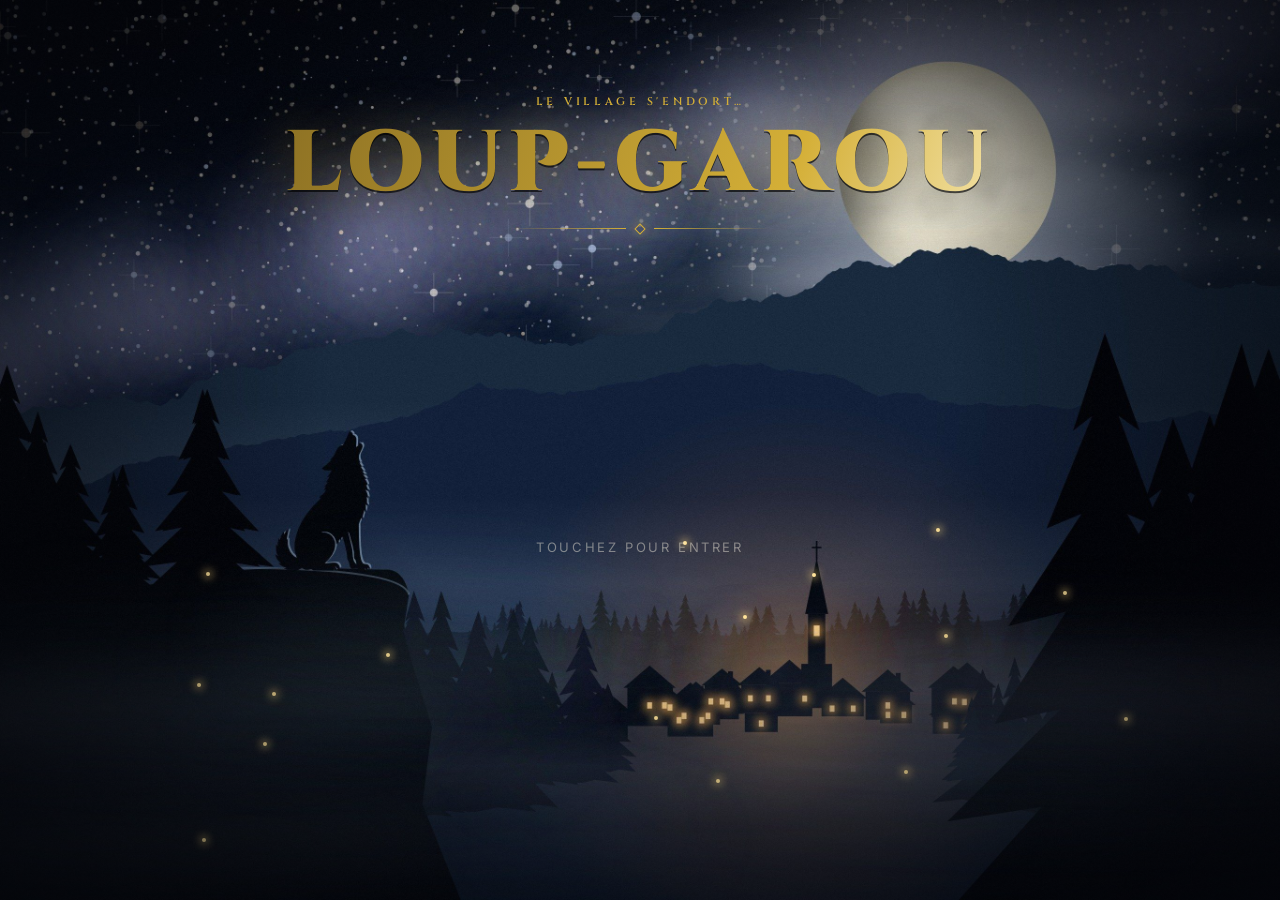
<file: index.html>
<!DOCTYPE html>
<html lang="fr">
<head>
  <meta charset="UTF-8">

  <!-- ==========================================================
       VIEWPORT iOS : plein écran sous l'encoche (viewport-fit=cover)
       et zoom désactivé (maximum-scale + user-scalable=no).
       ========================================================== -->
  <meta name="viewport" content="width=device-width, initial-scale=1, maximum-scale=1, user-scalable=no, viewport-fit=cover">

  <!-- PWA / installation "écran d'accueil" -->
  <meta name="apple-mobile-web-app-capable" content="yes">
  <meta name="mobile-web-app-capable" content="yes">
  <meta name="apple-mobile-web-app-status-bar-style" content="black-translucent">
  <meta name="apple-mobile-web-app-title" content="Loup-Garou">
  <meta name="application-name" content="Loup-Garou">
  <meta name="theme-color" content="#0A0E17">
  <meta name="color-scheme" content="dark">
  <meta name="format-detection" content="telephone=no">
  <meta name="description" content="Loup-Garou : le jeu de rôles caché pour iPhone, iPad et Mac. Decks personnalisables, distribution secrète, maître du jeu, ambiance sonore, chronomètre et vote.">

  <title>Loup-Garou</title>

  <link rel="manifest" href="./manifest.json">
  <link rel="icon" type="image/png" sizes="192x192" href="./assets/icons/icon-192.png">
  <link rel="apple-touch-icon" sizes="180x180" href="./assets/icons/apple-touch-icon.png">

  <!-- Typographies : Cinzel (titres occultes) + Inter (lecture) -->
  <link rel="preconnect" href="https://fonts.googleapis.com">
  <link rel="preconnect" href="https://fonts.gstatic.com" crossorigin>
  <link rel="stylesheet" href="https://fonts.googleapis.com/css2?family=Cinzel:wght@500;600;700;900&family=Inter:wght@400;500;600;700&display=swap">

  <link rel="stylesheet" href="./style.css?v=5.0.1">
</head>

<body data-screen="splash">

  <!-- ==========================================================
       DÉCOR GLOBAL (écran de chargement + fond de l'accueil)
       1. .scene-fallback : décor vectoriel généré par app.js
          (ciel étoilé, lune gibbeuse, ravin, loup, village, sapins)
       2. .bg-art : illustration ./assets/images/accueil.jpg (portrait)
          ou accueil-paysage.jpg (iPad horizontal, Mac), qui recouvre
          le décor vectoriel dès qu'elle est chargée.
       ========================================================== -->
  <div id="backdrop" aria-hidden="true">
    <div class="scene-fallback">
      <div id="stars"></div>
      <div id="stars-2"></div>
      <div id="scene-svg"></div>
    </div>
    <picture>
      <source media="(min-aspect-ratio: 1/1)" srcset="./assets/images/accueil-paysage.jpg">
      <img class="bg-art" src="./assets/images/accueil.jpg" alt="" fetchpriority="high">
    </picture>
    <div class="mist"></div>
    <div class="vignette"></div>
    <div class="dim"></div>
  </div>

  <!-- ==========================================================
       ÉCRAN DE CHARGEMENT
       ========================================================== -->
  <div id="splash" role="button" aria-label="Entrer dans le village" tabindex="0">
    <div class="splash-inner">
      <p class="eyebrow">Le village s'endort…</p>
      <h1 class="logo-title">Loup-Garou</h1>
      <div class="ornament"><span></span><i></i><span></span></div>
      <p class="splash-tap">Touchez pour entrer</p>
    </div>
  </div>

  <!-- ==========================================================
       APPLICATION
       #view : zone scrollable unique (le body est figé → aucun rebond iOS)
       #dock : barre d'actions collée en bas, au-dessus du home indicator
       ========================================================== -->
  <div id="app">
    <header class="topbar">
      <button class="btn icon btn-ghost" id="backBtn" data-act="back" aria-label="Retour">
        <svg viewBox="0 0 24 24" fill="none" stroke="currentColor" stroke-width="1.8" stroke-linecap="round" stroke-linejoin="round"><path d="M15 18l-6-6 6-6"/></svg>
      </button>
      <h1 id="title"></h1>
      <button class="btn icon btn-ghost" id="muteBtn" data-act="toggleMute" aria-label="Couper le son"></button>
    </header>
    <main id="view"></main>
    <footer id="dock"></footer>
  </div>

  <!-- Feuille modale (bas d'écran sur mobile, centrée sur tablette) -->
  <div id="sheet" data-act="sheetBg" aria-hidden="true">
    <div class="sheet-card" role="dialog" aria-modal="true"></div>
  </div>

  <div id="toast" role="status" aria-live="polite"></div>

  <noscript><p style="padding:40px;text-align:center">Activez JavaScript pour jouer.</p></noscript>
  <script src="./app.js?v=5.0.1" defer></script>
</body>
</html>
</file>
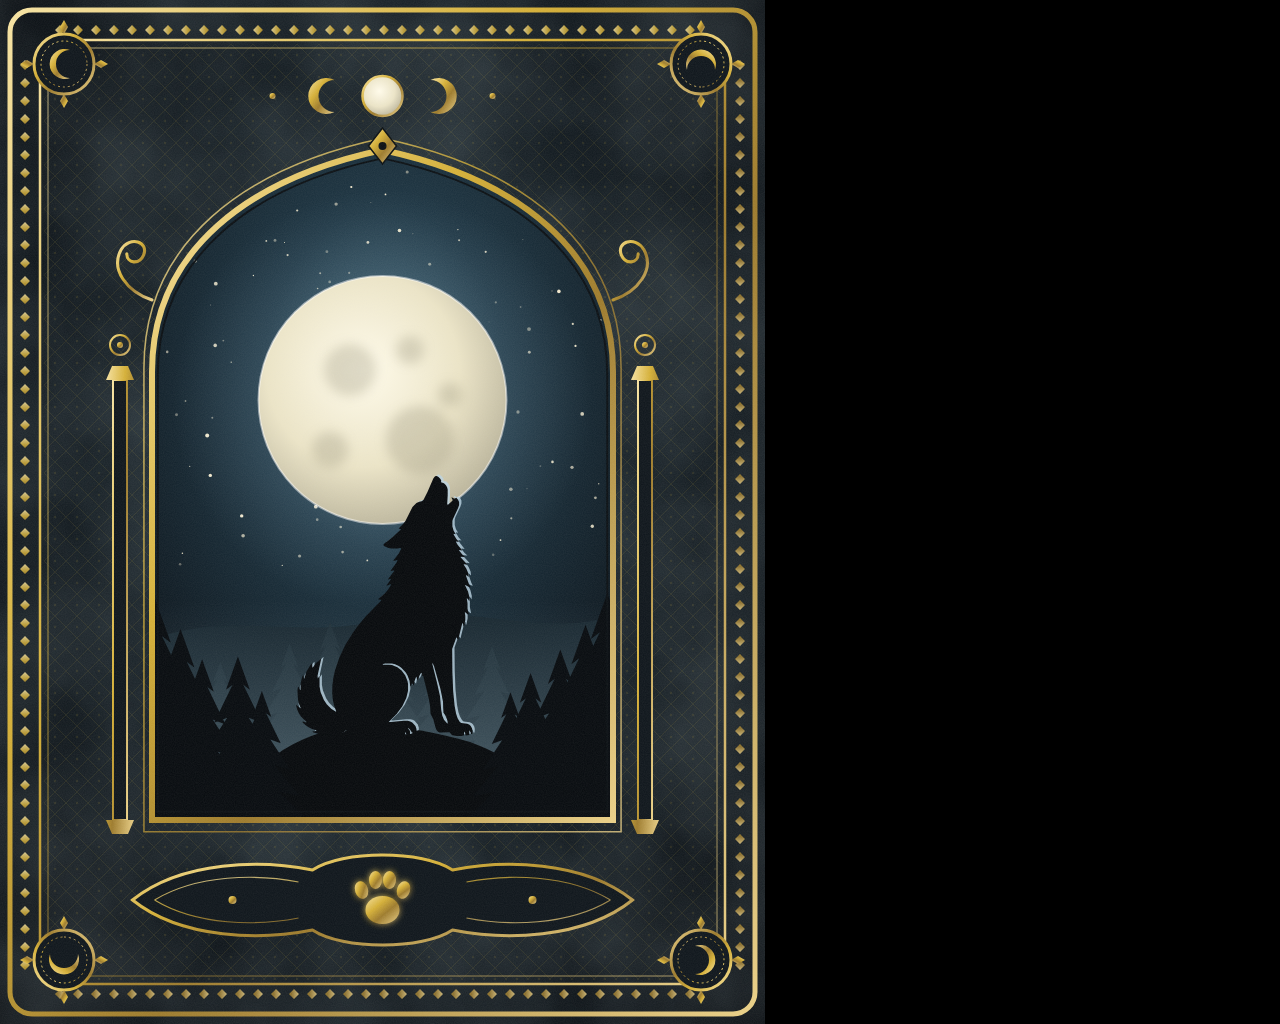
<file: tools/cardback.html>
<!DOCTYPE html>
<html><head><meta charset="utf-8"><style>html,body{margin:0;background:#000}svg{display:block}</style></head>
<body>
<script>
/* Dos de carte Loup-Garou — 765 x 1024 (3:4), style gravure tarot, sans texte */
const W = 765, H = 1024, CX = W / 2;
let seed = 42; const rnd = () => (seed = (seed * 16807) % 2147483647) / 2147483647;

/* Silhouette du loup assis qui hurle (repère 0..100 de haut, face à droite) */
const WOLF = 'M54.15 0.00 L53.48 0.10 L52.81 0.95 L50.52 6.29 L49.00 9.25 L48.33 9.72 L47.38 9.91 L46.33 10.39 L44.80 11.92 L42.14 17.25 L41.37 18.30 L39.47 20.21 L40.42 20.50 L37.18 23.45 L33.75 26.12 L33.65 26.50 L33.84 26.88 L35.56 27.74 L36.61 27.93 L39.08 27.93 L40.04 27.74 L40.51 27.84 L39.47 29.93 L37.37 32.60 L37.94 32.60 L38.89 32.32 L39.08 32.41 L38.61 33.37 L36.32 36.51 L37.46 36.32 L37.85 36.42 L35.65 39.37 L35.37 39.94 L36.32 39.56 L36.51 39.75 L34.70 42.33 L36.32 41.66 L36.61 41.75 L35.37 43.76 L34.22 45.09 L31.65 47.28 L31.74 47.47 L32.70 47.57 L32.79 47.86 L26.69 54.15 L24.21 57.10 L22.02 60.06 L19.07 64.82 L16.68 69.78 L14.97 74.93 L14.39 77.50 L14.01 80.27 L13.92 83.41 L14.11 85.70 L14.59 88.08 L15.44 90.47 L15.35 90.66 L13.54 89.51 L11.82 87.80 L10.68 86.08 L9.44 83.03 L9.06 80.93 L9.06 76.84 L8.39 77.88 L8.29 76.84 L9.72 70.16 L7.53 72.16 L6.48 73.69 L6.29 73.59 L6.20 72.07 L5.62 72.64 L4.10 75.12 L3.15 77.98 L2.96 77.69 L2.76 76.45 L2.48 77.03 L1.81 79.60 L1.72 82.27 L1.53 82.27 L1.05 81.22 L0.76 80.93 L0.57 82.46 L0.76 85.99 L1.14 87.61 L1.81 89.23 L1.72 89.32 L0.00 87.99 L0.48 89.90 L1.14 91.33 L1.91 92.47 L4.00 94.66 L3.81 94.76 L2.76 94.47 L2.38 94.57 L3.62 95.81 L4.67 96.57 L6.20 97.33 L7.53 97.71 L7.91 98.00 L7.53 98.19 L6.29 98.28 L6.48 98.57 L9.53 99.43 L13.25 99.43 L13.73 99.62 L13.54 100.00 L14.01 100.00 L16.78 99.33 L18.11 98.67 L19.26 97.81 L19.54 97.81 L20.31 98.76 L21.83 99.33 L23.55 99.33 L26.02 98.67 L26.98 99.62 L27.84 99.81 L41.94 99.90 L41.94 98.76 L42.14 98.57 L42.61 99.71 L43.28 99.81 L43.85 99.52 L43.85 98.28 L43.66 97.81 L43.09 97.14 L43.18 96.95 L43.85 97.52 L44.52 98.57 L46.04 98.47 L46.33 98.19 L46.33 97.33 L45.95 96.19 L44.71 94.76 L43.95 94.38 L42.99 94.18 L41.47 94.18 L36.42 94.66 L35.65 94.57 L38.70 91.52 L40.90 88.56 L42.42 85.41 L43.09 82.55 L43.09 79.98 L42.90 78.93 L42.04 76.74 L40.61 74.83 L38.99 73.59 L36.89 72.74 L35.75 72.55 L33.37 72.55 L33.46 72.35 L34.32 72.16 L36.99 72.16 L38.13 72.45 L39.56 73.12 L40.51 73.78 L42.14 75.50 L42.90 76.74 L43.66 78.74 L43.95 81.03 L44.61 79.69 L45.28 80.55 L45.57 78.93 L46.14 77.41 L46.33 77.22 L46.62 78.55 L47.86 76.07 L48.24 75.69 L48.33 75.79 L48.43 76.84 L48.90 76.84 L51.10 85.80 L51.57 88.56 L51.76 91.52 L52.81 93.52 L53.67 96.85 L54.05 97.71 L54.62 98.38 L55.29 98.67 L59.01 98.57 L60.06 99.71 L61.87 100.00 L63.58 100.00 L64.63 99.71 L64.63 98.28 L65.01 98.76 L65.30 99.81 L66.63 99.62 L66.63 97.81 L67.21 98.67 L67.30 99.24 L67.78 99.24 L67.87 97.90 L67.68 97.04 L67.21 96.19 L66.73 95.71 L65.87 95.33 L63.58 95.04 L63.01 94.57 L62.15 93.14 L61.58 91.42 L61.01 88.47 L60.44 82.65 L60.15 75.41 L60.06 66.54 L61.68 62.06 L62.35 63.11 L63.97 56.53 L64.25 56.82 L64.44 57.86 L64.63 57.67 L65.11 55.39 L65.11 53.77 L64.92 52.53 L65.11 52.43 L65.97 53.19 L66.44 53.38 L65.97 51.00 L65.97 48.90 L65.68 47.09 L65.78 47.00 L66.25 47.47 L66.63 48.14 L66.73 46.71 L66.16 44.42 L65.01 42.04 L65.11 41.94 L66.35 42.61 L67.11 42.80 L66.54 41.66 L65.40 38.42 L65.49 38.04 L66.44 38.89 L66.25 37.37 L65.49 35.56 L64.44 34.03 L64.92 33.94 L65.78 34.13 L65.78 33.94 L63.30 31.27 L63.39 31.08 L65.01 31.17 L63.87 30.12 L62.73 28.69 L62.82 28.50 L63.97 28.69 L62.15 26.41 L61.49 25.26 L61.68 25.17 L62.73 25.36 L61.68 24.21 L60.63 22.50 L60.72 22.21 L61.30 22.40 L61.39 22.31 L60.63 21.07 L60.15 19.45 L60.15 17.35 L60.34 16.59 L62.35 12.30 L62.73 11.15 L62.73 10.01 L62.25 9.06 L61.68 8.39 L61.11 8.67 L60.72 8.67 L60.06 8.29 L59.77 8.29 L60.25 9.25 L60.15 9.53 L58.44 11.06 L58.15 10.87 L58.34 7.53 L58.34 5.15 L58.15 4.39 L57.67 3.53 L56.91 2.76 L55.77 2.38 L55.86 1.72 L55.48 1.05 L54.81 0.38ZM52.53 71.97 L53.10 73.21 L55.48 81.60 L56.53 86.56 L56.72 91.04 L57.77 92.37 L58.34 94.66 L58.25 95.33 L56.91 93.71 L56.24 92.09 L55.86 89.99 L55.39 84.75 L54.24 79.50 L52.43 72.26Z';

function stars(n, x0, y0, w, h, rmax) {
  let s = '';
  for (let i = 0; i < n; i++) {
    const x = x0 + rnd() * w, y = y0 + rnd() * h, r = rnd() * rmax + .4, o = (rnd() * .7 + .3).toFixed(2);
    s += `<circle cx="${x.toFixed(1)}" cy="${y.toFixed(1)}" r="${r.toFixed(2)}" fill="#f6ecd0" opacity="${o}"/>`;
  }
  return s;
}
function fir(x, base, h, fill) {
  const w = h * .36; let d = `M${x} ${base - h}`;
  const tiers = 5;
  for (let t = 1; t <= tiers; t++) { const y = base - h + h * t / tiers; const ww = w * t / tiers; d += ` L${x + ww} ${y} L${x + ww * .45} ${y - h * .03}`; }
  d += ` L${x + w * .12} ${base} L${x - w * .12} ${base}`;
  for (let t = tiers; t >= 1; t--) { const y = base - h + h * t / tiers; const ww = w * t / tiers; d += ` L${x - ww * .45} ${y - h * .03} L${x - ww} ${y}`; }
  return `<path d="${d} Z" fill="${fill}"/>`;
}
/* Volute symétrique (rinceau) */
function scroll(x, y, s, flip) {
  const k = flip ? -1 : 1;
  return `<path d="M${x} ${y} c${18 * s * k} ${-6 * s} ${30 * s * k} ${-22 * s} ${22 * s * k} ${-36 * s} c${-6 * s * k} ${-10 * s} ${-20 * s * k} ${-6 * s} ${-16 * s * k} ${4 * s} c${3 * s * k} ${7 * s} ${12 * s * k} ${6 * s} ${12 * s * k} ${-1 * s}" fill="none" stroke="url(#gold)" stroke-width="${2.2 * s}" stroke-linecap="round"/>`;
}
function medallion(x, y, rot) {
  return `<g transform="translate(${x} ${y}) rotate(${rot})">
    <circle r="30" fill="#0e151b" stroke="url(#gold)" stroke-width="3"/>
    <circle r="23" fill="none" stroke="url(#gold)" stroke-width="1" stroke-dasharray="2 3"/>
    <path d="M6 -14 A15 15 0 1 0 6 14 A11 11 0 1 1 6 -14 Z" fill="url(#gold)"/>
    ${[0, 90, 180, 270].map(a => `<path transform="rotate(${a})" d="M0 -30 L4 -37 L0 -44 L-4 -37 Z" fill="url(#gold)"/>`).join('')}
  </g>`;
}

const arch = 'M152 820 V372 C152 250 250 178 382.5 150 C515 178 613 250 613 372 V820 Z';

let firsL = '', firsR = '', firsBack = '';
for (let i = 0; i < 9; i++) firsBack += fir(160 + i * 55 + rnd() * 20, 760 + rnd() * 10, 90 + rnd() * 60, '#1a2a33');
for (let i = 0; i < 5; i++) firsL += fir(150 + i * 26 + rnd() * 10, 822, 210 - i * 24 + rnd() * 30, '#060a0e');
for (let i = 0; i < 5; i++) firsR += fir(615 - i * 26 - rnd() * 10, 822, 210 - i * 24 + rnd() * 30, '#060a0e');

let border = '';
for (let x = 60; x <= W - 60; x += 18) border += `<path d="M${x} 25 l5 5 l-5 5 l-5 -5z M${x} ${H - 35} l5 5 l-5 5 l-5 -5z" fill="url(#gold)" opacity=".85"/>`;
for (let y = 60; y <= H - 60; y += 18) border += `<path d="M25 ${y} l5 5 l-5 5 l-5 -5z M${W - 25} ${y} l5 5 l-5 5 l-5 -5z" fill="url(#gold)" opacity=".85"/>`;

const svg = `<svg xmlns="http://www.w3.org/2000/svg" width="${W}" height="${H}" viewBox="0 0 ${W} ${H}">
<defs>
  <linearGradient id="gold" x1="0" y1="0" x2="1" y2="1">
    <stop offset="0" stop-color="#f6e2a2"/><stop offset=".35" stop-color="#d4af37"/><stop offset=".6" stop-color="#9c7a2c"/><stop offset="1" stop-color="#e9cf86"/>
  </linearGradient>
  <radialGradient id="bg" cx="50%" cy="45%" r="75%"><stop offset="0" stop-color="#1b2830"/><stop offset="1" stop-color="#080c10"/></radialGradient>
  <radialGradient id="sky" cx="50%" cy="34%" r="70%"><stop offset="0" stop-color="#3d6070"/><stop offset=".35" stop-color="#1c3442"/><stop offset="1" stop-color="#070d13"/></radialGradient>
  <radialGradient id="moon" cx="42%" cy="38%" r="65%"><stop offset="0" stop-color="#fffbea"/><stop offset=".6" stop-color="#eae3c6"/><stop offset="1" stop-color="#b9b39a"/></radialGradient>
  <radialGradient id="halo" cx="50%" cy="50%" r="50%"><stop offset="0" stop-color="#e8f2ff" stop-opacity=".55"/><stop offset=".45" stop-color="#9fc4dc" stop-opacity=".18"/><stop offset="1" stop-color="#9fc4dc" stop-opacity="0"/></radialGradient>
  <linearGradient id="mist" x1="0" y1="0" x2="0" y2="1"><stop offset="0" stop-color="#9fbccb" stop-opacity="0"/><stop offset="1" stop-color="#9fbccb" stop-opacity=".35"/></linearGradient>
  <filter id="paper" x="0" y="0" width="100%" height="100%">
    <feTurbulence type="fractalNoise" baseFrequency=".9" numOctaves="2" seed="3" result="n"/>
    <feColorMatrix in="n" type="matrix" values="0 0 0 0 1  0 0 0 0 .95  0 0 0 0 .85  0 0 0 .07 0"/>
  </filter>
  <filter id="mottle" x="0" y="0" width="100%" height="100%">
    <feTurbulence type="fractalNoise" baseFrequency=".008" numOctaves="4" seed="9"/>
    <feColorMatrix type="matrix" values="0 0 0 0 .55  0 0 0 0 .7  0 0 0 0 .75  0 0 0 .22 -.04"/>
  </filter>
  <filter id="soft"><feGaussianBlur stdDeviation="6"/></filter>
  <filter id="glow" x="-50%" y="-50%" width="200%" height="200%"><feGaussianBlur stdDeviation="3" result="b"/><feMerge><feMergeNode in="b"/><feMergeNode in="SourceGraphic"/></feMerge></filter>
  <clipPath id="archClip"><path d="${arch}"/></clipPath>
  <pattern id="lattice" width="22" height="22" patternUnits="userSpaceOnUse"><path d="M11 0 L22 11 L11 22 L0 11Z" fill="none" stroke="#d4af37" stroke-opacity=".10" stroke-width="1"/><circle cx="11" cy="11" r="1.2" fill="#d4af37" fill-opacity=".12"/></pattern>
</defs>

<rect width="${W}" height="${H}" fill="url(#bg)"/>
<rect width="${W}" height="${H}" filter="url(#mottle)"/>
<rect x="44" y="44" width="${W - 88}" height="${H - 88}" fill="url(#lattice)"/>

<!-- Cadre extérieur perlé -->
<rect x="10" y="10" width="${W - 20}" height="${H - 20}" rx="22" fill="none" stroke="url(#gold)" stroke-width="5"/>
<rect x="40" y="40" width="${W - 80}" height="${H - 80}" rx="12" fill="none" stroke="url(#gold)" stroke-width="2.5"/>
<rect x="48" y="48" width="${W - 96}" height="${H - 96}" rx="9" fill="none" stroke="url(#gold)" stroke-width="1" opacity=".7"/>
${border}
${medallion(64, 64, 0)}${medallion(W - 64, 64, 90)}${medallion(64, H - 64, 270)}${medallion(W - 64, H - 64, 180)}

<!-- Triple lune (sommet) -->
<g transform="translate(${CX} 96)">
  <path d="M-150 0 H-62 M62 0 H150" stroke="url(#gold)" stroke-width="1.5"/>
  <circle r="20" fill="url(#moon)" stroke="url(#gold)" stroke-width="2.5"/>
  <path d="M-34 -16 A18 18 0 1 0 -34 16 A13 13 0 1 1 -34 -16Z" fill="url(#gold)" transform="translate(-14 0)"/>
  <path d="M34 -16 A18 18 0 1 1 34 16 A13 13 0 1 0 34 -16Z" fill="url(#gold)" transform="translate(14 0)"/>
  <circle cx="-110" r="3" fill="url(#gold)"/><circle cx="110" r="3" fill="url(#gold)"/>
</g>

<!-- Fenêtre en arche : nuit, lune, loup -->
<g clip-path="url(#archClip)">
  <rect x="140" y="140" width="490" height="700" fill="url(#sky)"/>
  ${stars(120, 150, 150, 465, 420, 1.6)}
  <circle cx="${CX}" cy="400" r="210" fill="url(#halo)"/>
  <circle cx="${CX}" cy="400" r="124" fill="url(#moon)"/>
  <g fill="#9d9880" opacity=".35" filter="url(#soft)">
    <circle cx="350" cy="370" r="26"/><circle cx="420" cy="440" r="34"/><circle cx="410" cy="350" r="14"/><circle cx="330" cy="450" r="18"/><circle cx="450" cy="395" r="12"/>
  </g>
  <circle cx="${CX}" cy="400" r="124" fill="none" stroke="#fff" stroke-opacity=".5" stroke-width="2"/>
  <path d="M150 640 C230 610 300 640 382 620 C470 600 540 640 615 615 V840 H150Z" fill="#14232c"/>
  ${firsBack}
  <rect x="140" y="600" width="490" height="220" fill="url(#mist)"/>
  <path d="M222 822 C250 760 300 735 340 728 C380 722 430 730 470 742 C520 760 545 790 560 822Z" fill="#05080b"/>
  <g transform="translate(296 476) scale(2.6)">
    <path d="${WOLF}" fill="#b9d3e2" fill-rule="evenodd" transform="translate(.9 -.6)" opacity=".8"/>
    <path d="${WOLF}" fill="#05080b" fill-rule="evenodd"/>
  </g>
  ${firsL}${firsR}
</g>
<!-- Bordure de l'arche -->
<path d="${arch}" fill="none" stroke="url(#gold)" stroke-width="6"/>
<path d="${arch}" fill="none" stroke="#0a0f13" stroke-width="2" transform="translate(${CX} 485) scale(.975) translate(${-CX} -485)"/>
<path d="${arch}" fill="none" stroke="url(#gold)" stroke-width="1.5" transform="translate(${CX} 485) scale(1.035) translate(${-CX} -485)" opacity=".8"/>
<!-- Clé de voûte -->
<path d="M${CX} 128 l14 18 l-14 18 l-14 -18z" fill="url(#gold)" stroke="#0a0f13" stroke-width="1.5"/>
<circle cx="${CX}" cy="146" r="4" fill="#0a0f13"/>
<!-- Colonnes latérales -->
${[120, 645].map(x => `<g>
  <rect x="${x - 7}" y="380" width="14" height="440" fill="#0e151b" stroke="url(#gold)" stroke-width="2"/>
  <path d="M${x} 400 V800" stroke="url(#gold)" stroke-width="1" stroke-dasharray="3 9"/>
  <path d="M${x - 14} 380 h28 l-6 -14 h-16z M${x - 14} 820 h28 l-6 14 h-16z" fill="url(#gold)"/>
  <circle cx="${x}" cy="345" r="10" fill="none" stroke="url(#gold)" stroke-width="2"/><circle cx="${x}" cy="345" r="3" fill="url(#gold)"/>
</g>`).join('')}
${scroll(152, 300, 1.4, true)}${scroll(613, 300, 1.4, false)}

<!-- Cartouche inférieur avec empreinte de loup (sans texte) -->
<g transform="translate(${CX} 900)">
  <path d="M-250 0 C-200 -40 -120 -40 -70 -30 C-40 -50 40 -50 70 -30 C120 -40 200 -40 250 0 C200 40 120 40 70 30 C40 50 -40 50 -70 30 C-120 40 -200 40 -250 0Z" fill="#0e151b" stroke="url(#gold)" stroke-width="3"/>
  <path d="M-228 0 C-185 -26 -125 -26 -84 -18 M228 0 C185 -26 125 -26 84 -18 M-228 0 C-185 26 -125 26 -84 18 M228 0 C185 26 125 26 84 18" fill="none" stroke="url(#gold)" stroke-width="1.2" opacity=".8"/>
  <g fill="url(#gold)" filter="url(#glow)">
    <ellipse cx="0" cy="10" rx="17" ry="14"/>
    <ellipse cx="-21" cy="-10" rx="6.5" ry="9" transform="rotate(-18 -21 -10)"/>
    <ellipse cx="-7" cy="-20" rx="6.5" ry="9"/>
    <ellipse cx="7" cy="-20" rx="6.5" ry="9"/>
    <ellipse cx="21" cy="-10" rx="6.5" ry="9" transform="rotate(18 21 -10)"/>
  </g>
  <circle cx="-150" r="4" fill="url(#gold)"/><circle cx="150" r="4" fill="url(#gold)"/>
</g>
<rect width="${W}" height="${H}" filter="url(#paper)"/>
</svg>`;
document.body.innerHTML = svg;
</script>
</body></html>
</file>
<file: style.css>
/* ==========================================================================
   LOUP-GAROU — style.css
   Direction artistique : Néo-traditionnel / Tarot occulte
   Sommaire
     1. Design tokens
     2. Base & verrouillage iOS (zoom, rebond, sélection)
     3. Décor (backdrop) & écran de chargement
     4. Structure (topbar, vue, dock)
     5. Composants : boutons, panneaux, champs, puces, onglets
     6. CARTES : art (object-fit), dos commun, grande carte 3D, mini-cartes
     7. Écrans : accueil, préparation, decks, distribution, nuit, jour, vote, résultats
     8. Feuille modale & toast
     9. Responsive (iPad / Mac)
   ========================================================================== */

/* -------------------------------------------------------------------------
   1. DESIGN TOKENS
   ------------------------------------------------------------------------- */
:root{
  /* Fonds bleu nuit */
  --bg:#0A0E17;
  --bg-2:#0F1524;
  --bg-3:#161E33;

  /* Or vieilli */
  --gold:#D4AF37;
  --gold-light:#F1D98A;
  --gold-dark:#8E7224;
  --gold-line:rgba(212,175,55,.42);
  --gold-faint:rgba(212,175,55,.16);
  --gold-glow:rgba(212,175,55,.45);

  /* Blanc cassé */
  --ink:#F3ECDD;
  --ink-2:rgba(243,236,221,.74);
  --ink-3:rgba(243,236,221,.46);

  --danger:#D0505E;
  --ok:#86C9A3;

  --f-title:'Cinzel','Trajan Pro',Georgia,serif;
  --f-body:'Inter',-apple-system,BlinkMacSystemFont,'Segoe UI',Roboto,sans-serif;

  --r-card:14px;
  --r-mini:10px;
  --r-panel:18px;
  --r-btn:12px;

  /* Zones sûres iPhone (encoche / Dynamic Island / home indicator) */
  --sat:env(safe-area-inset-top,0px);
  --sab:env(safe-area-inset-bottom,0px);
  --sal:env(safe-area-inset-left,0px);
  --sar:env(safe-area-inset-right,0px);

  --ease:cubic-bezier(.22,.9,.24,1);

  /* FORMAT STANDARD DES CARTES : ratio 3:4 (format des illustrations) pour TOUTES les cartes.
     La largeur de la grande carte s'adapte à la hauteur dispo (iPhone SE → Pro Max). */
  --card-ratio:3 / 4;
  --card-w:min(72vw, 320px, calc((100dvh - var(--sat) - var(--sab) - 390px) * 3 / 4));
}

/* Couleurs par camp : utilisées par les cartes, badges et placeholders */
.camp-village{--c:#8DB6D6;--c-deep:#101d33;--c-line:rgba(141,182,214,.5)}
.camp-loup   {--c:#D7505F;--c-deep:#2b0c14;--c-line:rgba(215,80,95,.55)}
.camp-neutre {--c:#B596E2;--c-deep:#1f1636;--c-line:rgba(181,150,226,.5)}

/* -------------------------------------------------------------------------
   2. BASE & VERROUILLAGE iOS
   ------------------------------------------------------------------------- */
*,*::before,*::after{box-sizing:border-box;margin:0;padding:0}

html,body{
  width:100%;height:100%;
  overflow:hidden;                      /* le body ne scrolle jamais */
  background:var(--bg);
  color:var(--ink);
  font-family:var(--f-body);
  -webkit-font-smoothing:antialiased;
  -webkit-text-size-adjust:100%;
  text-size-adjust:100%;
}
body{
  position:fixed;inset:0;               /* supprime le rebond élastique iOS */
  overscroll-behavior:none;
  touch-action:manipulation;            /* supprime le zoom au double-tap */
  -webkit-tap-highlight-color:transparent;
  -webkit-touch-callout:none;
  -webkit-user-select:none;user-select:none;
}
input,textarea{-webkit-user-select:text;user-select:text}
button{font:inherit;color:inherit;background:none;border:0;cursor:pointer;touch-action:manipulation}
input{font:inherit;font-size:16px;color:inherit} /* 16px : évite le zoom auto iOS au focus */
svg{display:block}
img{display:block;max-width:100%}
b,strong{font-weight:700}
.muted{color:var(--ink-2)}
.faint{color:var(--ink-3)}
.small{font-size:14px}
.tiny{font-size:12px}
.center{text-align:center}
.row{display:flex;align-items:center;gap:10px}
.row.wrap{flex-wrap:wrap}
.row.between{justify-content:space-between}
.grow{flex:1}
.sr-only{position:absolute;width:1px;height:1px;overflow:hidden;clip:rect(0 0 0 0)}

/* -------------------------------------------------------------------------
   3. DÉCOR & ÉCRAN DE CHARGEMENT
   ------------------------------------------------------------------------- */
#backdrop{position:fixed;inset:0;z-index:0;overflow:hidden;pointer-events:none}
.scene-fallback{
  position:absolute;inset:0;
  background:
    radial-gradient(90% 55% at 72% 18%,rgba(60,74,128,.45),transparent 60%),
    radial-gradient(70% 40% at 20% 8%,rgba(40,46,92,.4),transparent 70%),
    linear-gradient(180deg,#05070d 0%,#0A0E17 38%,#111a2f 70%,#0A0E17 100%);
}
#stars,#stars-2{position:absolute;top:0;left:0;width:1px;height:1px;border-radius:50%;background:transparent;animation:twinkle 6s ease-in-out infinite alternate}
#stars-2{width:2px;height:2px;animation-duration:9s;animation-delay:-4s}
@keyframes twinkle{from{opacity:.5}to{opacity:1}}
#scene-svg,#scene-svg svg{position:absolute;inset:0;width:100%;height:100%}
.scene-svg .lit{animation:flicker 5s ease-in-out infinite}
.scene-svg .lit:nth-child(3n){animation-delay:-1.7s}
.scene-svg .lit:nth-child(4n){animation-delay:-3.1s}
@keyframes flicker{0%,100%{opacity:1}48%{opacity:.75}52%{opacity:.45}56%{opacity:.9}}

/* L'illustration IA recouvre le décor vectoriel dès qu'elle est chargée */
#backdrop .bg-art{position:absolute;inset:0;width:100%;height:100%;object-fit:cover;object-position:center bottom;opacity:0;transition:opacity 1.2s}
#backdrop .bg-art.is-loaded{opacity:1}
#backdrop .bg-art.is-broken{display:none}

.mist{position:absolute;left:-50%;bottom:4%;width:200%;height:34%;
  background:
    radial-gradient(ellipse 28% 40% at 25% 55%,rgba(180,190,230,.10),transparent 70%),
    radial-gradient(ellipse 34% 40% at 72% 50%,rgba(170,180,220,.09),transparent 70%);
  filter:blur(18px);animation:drift 80s linear infinite}
@keyframes drift{from{transform:translateX(0)}to{transform:translateX(25%)}}
.vignette{position:absolute;inset:0;background:radial-gradient(ellipse at 50% 42%,transparent 35%,rgba(4,6,11,.75) 100%)}
.dim{position:absolute;inset:0;background:rgba(10,14,23,.8);opacity:1;transition:opacity .8s var(--ease)}
body[data-screen="splash"] .dim{opacity:0}
body[data-screen="home"] .dim{opacity:.25}
body[data-phase="night"] .dim{background:rgba(4,6,12,.88)}
body[data-phase="day"] .dim{background:rgba(18,16,24,.78)}

/* Écran de chargement */
#splash{
  position:fixed;inset:0;z-index:100;
  display:grid;place-items:center;text-align:center;
  padding:calc(var(--sat) + 24px) 24px calc(var(--sab) + 24px);
  transition:opacity .9s var(--ease),visibility .9s;cursor:pointer;
}
#splash.gone{opacity:0;visibility:hidden;pointer-events:none}
.splash-inner{transform:translateY(-14vh);animation:rise 1.6s var(--ease) both}
@keyframes rise{from{opacity:0;transform:translateY(-10vh)}to{opacity:1;transform:translateY(-14vh)}}
.eyebrow{font-family:var(--f-title);font-size:11px;font-weight:600;letter-spacing:.34em;text-transform:uppercase;color:var(--gold)}
.logo-title{
  margin-top:12px;
  font-family:var(--f-title);font-weight:900;
  font-size:clamp(38px,12vw,86px);letter-spacing:.07em;line-height:1;text-transform:uppercase;
  background:linear-gradient(180deg,#FFF3C9 0%,#EBCB66 38%,#D4AF37 58%,#8E7224 100%);
  -webkit-background-clip:text;background-clip:text;color:transparent;
  filter:drop-shadow(0 2px 0 rgba(0,0,0,.65)) drop-shadow(0 0 26px rgba(212,175,55,.35));
}
.ornament{display:flex;align-items:center;justify-content:center;gap:10px;margin:18px auto 0;width:min(260px,70vw)}
.ornament span{flex:1;height:1px;background:linear-gradient(90deg,transparent,var(--gold))}
.ornament span:last-child{background:linear-gradient(90deg,var(--gold),transparent)}
.ornament i{width:8px;height:8px;transform:rotate(45deg);border:1px solid var(--gold);box-shadow:0 0 10px var(--gold-glow)}
.splash-tap{margin-top:34vh;font-size:13px;letter-spacing:.2em;text-transform:uppercase;color:var(--ink-3);animation:breathe 2.6s ease-in-out infinite}
@keyframes breathe{0%,100%{opacity:.35}50%{opacity:1}}

/* -------------------------------------------------------------------------
   4. STRUCTURE
   ------------------------------------------------------------------------- */
#app{position:fixed;inset:0;z-index:1;display:flex;flex-direction:column;opacity:0;transition:opacity .7s .15s}
body.ready #app{opacity:1}
.topbar{
  flex:none;display:grid;grid-template-columns:44px 1fr 44px;align-items:center;gap:8px;
  padding:calc(var(--sat) + 6px) calc(var(--sar) + 12px) 6px calc(var(--sal) + 12px);
}
.topbar h1{font-family:var(--f-title);font-size:14px;font-weight:700;letter-spacing:.2em;text-transform:uppercase;text-align:center;color:var(--gold-light);white-space:nowrap;overflow:hidden;text-overflow:ellipsis}
#view{
  flex:1;min-height:0;
  overflow-y:auto;overflow-x:hidden;
  -webkit-overflow-scrolling:touch;
  overscroll-behavior:none;            /* pas de rebond, même dans la zone scrollable */
  padding:6px calc(var(--sar) + 16px) 20px calc(var(--sal) + 16px);
}
#dock{flex:none;padding:10px calc(var(--sar) + 16px) calc(var(--sab) + 12px) calc(var(--sal) + 16px);background:linear-gradient(180deg,rgba(10,14,23,0),rgba(10,14,23,.94) 40%)}
#dock:empty{padding:0 0 var(--sab)}
.dock-row{max-width:640px;margin:0 auto;display:flex;gap:10px}
.dock-row .btn{flex:1}
.page{max-width:1080px;margin:0 auto;display:flex;flex-direction:column;gap:16px;min-height:100%}
.page.enter{animation:enter .5s var(--ease)}
@keyframes enter{from{opacity:0;transform:translateY(10px)}to{opacity:1;transform:none}}
.h2{font-family:var(--f-title);font-size:22px;font-weight:700;letter-spacing:.06em;color:var(--ink)}
.kicker{font-family:var(--f-title);font-size:11px;font-weight:600;letter-spacing:.3em;text-transform:uppercase;color:var(--gold)}

/* -------------------------------------------------------------------------
   5. COMPOSANTS
   ------------------------------------------------------------------------- */
.btn{
  position:relative;display:inline-flex;align-items:center;justify-content:center;gap:10px;
  min-height:52px;padding:0 22px;border-radius:var(--r-btn);
  font-family:var(--f-title);font-weight:700;font-size:14px;letter-spacing:.1em;text-transform:uppercase;
  color:var(--gold-light);
  background:linear-gradient(180deg,rgba(212,175,55,.12),rgba(212,175,55,.02)),var(--bg-2);
  border:1px solid var(--gold-line);
  box-shadow:inset 0 1px 0 rgba(255,240,200,.08),0 6px 18px rgba(0,0,0,.45);
  transition:transform .15s var(--ease),opacity .2s,box-shadow .25s;
}
.btn:active{transform:scale(.97)}
.btn svg{width:18px;height:18px;flex:none}
.btn-gold{
  color:#1C1505;
  background:linear-gradient(180deg,#F5DE8E 0%,#D4AF37 50%,#A6832A 100%);
  border-color:#F7E6A8;
  box-shadow:inset 0 1px 0 rgba(255,255,255,.55),inset 0 -2px 0 rgba(0,0,0,.18),0 0 26px rgba(212,175,55,.3),0 8px 22px rgba(0,0,0,.5);
}
.btn-danger{color:#ffd8dc;border-color:rgba(215,80,95,.6);background:linear-gradient(180deg,rgba(215,80,95,.26),rgba(215,80,95,.06)),var(--bg-2)}
.btn-ghost{background:transparent;border-color:transparent;box-shadow:none}
.btn.sm{min-height:38px;padding:0 14px;font-size:11.5px}
.btn.icon{width:44px;height:44px;min-height:44px;padding:0;border-radius:50%}
.btn.block{width:100%}
.btn[disabled]{opacity:.35;pointer-events:none}
.btn.glow{animation:glow 2.6s ease-in-out infinite}
@keyframes glow{0%,100%{box-shadow:inset 0 1px 0 rgba(255,255,255,.55),0 0 16px rgba(212,175,55,.25),0 8px 22px rgba(0,0,0,.5)}50%{box-shadow:inset 0 1px 0 rgba(255,255,255,.55),0 0 38px rgba(212,175,55,.55),0 8px 22px rgba(0,0,0,.5)}}

/* Panneau à coins dorés */
.panel{
  position:relative;padding:18px;border-radius:var(--r-panel);
  background:linear-gradient(180deg,rgba(22,30,51,.86),rgba(11,15,26,.92));
  border:1px solid var(--gold-faint);
  box-shadow:0 14px 34px rgba(0,0,0,.45),inset 0 1px 0 rgba(255,240,200,.05);
  -webkit-backdrop-filter:blur(10px);backdrop-filter:blur(10px);
}
.panel.ornate::after{
  content:"";position:absolute;inset:6px;pointer-events:none;opacity:.75;
  background:
    linear-gradient(var(--gold),var(--gold)) left top/14px 1px,
    linear-gradient(var(--gold),var(--gold)) left top/1px 14px,
    linear-gradient(var(--gold),var(--gold)) right top/14px 1px,
    linear-gradient(var(--gold),var(--gold)) right top/1px 14px,
    linear-gradient(var(--gold),var(--gold)) left bottom/14px 1px,
    linear-gradient(var(--gold),var(--gold)) left bottom/1px 14px,
    linear-gradient(var(--gold),var(--gold)) right bottom/14px 1px,
    linear-gradient(var(--gold),var(--gold)) right bottom/1px 14px;
  background-repeat:no-repeat;
}
.panel-title{display:flex;align-items:center;gap:10px;margin-bottom:14px;font-family:var(--f-title);font-size:12px;font-weight:700;letter-spacing:.22em;text-transform:uppercase;color:var(--gold)}
.panel-title svg{width:16px;height:16px}
.panel-title::after{content:"";flex:1;height:1px;background:linear-gradient(90deg,var(--gold-line),transparent)}
.panel p{line-height:1.55}

.field{width:100%;min-height:50px;padding:0 16px;border-radius:12px;background:rgba(4,6,11,.6);border:1px solid var(--gold-faint);color:var(--ink);outline:none;transition:border-color .2s,box-shadow .2s}
.field:focus{border-color:var(--gold);box-shadow:0 0 0 3px rgba(212,175,55,.15)}
.field::placeholder{color:var(--ink-3)}

.badge{display:inline-flex;align-items:center;gap:6px;padding:4px 10px;border-radius:999px;font-size:10.5px;font-weight:700;letter-spacing:.12em;text-transform:uppercase;color:var(--c,var(--gold));border:1px solid var(--c-line,var(--gold-line));background:rgba(4,6,11,.45)}
.dot{width:8px;height:8px;border-radius:50%;background:var(--c);box-shadow:0 0 8px var(--c)}

.av{width:40px;height:40px;border-radius:50%;flex:none;display:grid;place-items:center;font-family:var(--f-title);font-weight:700;font-size:16px;color:var(--gold-light);background:radial-gradient(circle at 35% 30%,#2a3452,#0d1220);border:1px solid var(--gold-line);box-shadow:0 0 0 3px rgba(4,6,11,.5)}
.av.lg{width:84px;height:84px;font-size:34px;box-shadow:0 0 0 4px rgba(4,6,11,.5),0 0 30px rgba(212,175,55,.25)}
.av.dead{filter:grayscale(1);opacity:.45}

.chips{display:flex;flex-wrap:wrap;gap:8px}
.chip{display:inline-flex;align-items:center;gap:8px;padding:5px 6px 5px 5px;border-radius:999px;background:rgba(4,6,11,.5);border:1px solid var(--gold-faint);font-weight:600;font-size:14px;animation:pop .3s var(--ease)}
.chip .av{width:28px;height:28px;font-size:12px;box-shadow:none}
.chip button{width:26px;height:26px;border-radius:50%;display:grid;place-items:center;color:var(--ink-3)}
.chip button svg{width:14px;height:14px}
.chip.dead{opacity:.45;text-decoration:line-through}
@keyframes pop{from{transform:scale(.7);opacity:0}to{transform:none;opacity:1}}

.seg{display:flex;gap:4px;padding:4px;border-radius:14px;background:rgba(4,6,11,.6);border:1px solid var(--gold-faint);overflow-x:auto;scrollbar-width:none}
.seg::-webkit-scrollbar{display:none}
.seg button{flex:1;white-space:nowrap;display:inline-flex;align-items:center;justify-content:center;gap:6px;padding:10px 12px;border-radius:10px;font-family:var(--f-title);font-size:12px;font-weight:700;letter-spacing:.1em;text-transform:uppercase;color:var(--ink-3);transition:all .2s}
.seg button svg{width:15px;height:15px}
.seg button.on{color:#1C1505;background:linear-gradient(180deg,#F5DE8E,#C9A332)}

.pills{display:flex;flex-wrap:wrap;gap:8px}
.pill{padding:10px 14px;border-radius:999px;font-size:13px;font-weight:600;color:var(--ink-2);background:rgba(4,6,11,.5);border:1px solid var(--gold-faint);transition:all .2s}
.pill.on{color:var(--gold-light);border-color:var(--gold);box-shadow:0 0 16px rgba(212,175,55,.25)}

/* -------------------------------------------------------------------------
   6. CARTES
   ------------------------------------------------------------------------- */

/* 6.1 Zone d'illustration commune à toutes les cartes.
   L'image IA est rognée au format exact de la carte, sans déformation :
   object-fit:cover + overflow:hidden + border-radius hérité. */
.art{position:absolute;inset:0;overflow:hidden;border-radius:inherit;background:var(--c-deep,#0d1220)}
.art img{
  position:absolute;inset:0;width:100%;height:100%;
  object-fit:cover;                    /* remplit sans déformer */
  object-position:center;              /* illustration centrée, rognée sans déformation */
  opacity:0;transition:opacity .5s;
}
.art img.is-loaded{opacity:1}
.art img.is-broken{display:none}       /* image absente → placeholder visible */

/* Placeholder (avant génération des images) : teinte du camp + icône + chiffre romain */
.art-fallback{
  position:absolute;inset:0;display:flex;flex-direction:column;align-items:center;justify-content:center;gap:8%;
  background:
    radial-gradient(circle at 50% 40%,var(--c-line,rgba(212,175,55,.3)) 0%,transparent 55%),
    repeating-linear-gradient(45deg,rgba(212,175,55,.04) 0 1px,transparent 1px 10px),
    linear-gradient(180deg,var(--c-deep,#111827) 0%,#06080f 100%);
}
.art-fallback svg{width:44%;height:auto;color:var(--c,var(--gold));filter:drop-shadow(0 0 14px var(--c-line,var(--gold-glow)))}
.art-fallback .ph-num{font-family:var(--f-title);font-size:11px;letter-spacing:.3em;color:var(--gold);opacity:.8}

/* Dos de carte vectoriel (remplacé par dos-de-carte.jpg s'il existe) */
.art-back{background:#070A12}
.art-back .art-fallback{background:none;gap:0}
.art-back .art-fallback svg{width:100%;height:100%;filter:none}
.art-back img{object-position:center}

/* Cadre doré commun */
.frame{position:absolute;inset:7px;border-radius:9px;pointer-events:none;border:1px solid rgba(212,175,55,.8);box-shadow:inset 0 0 0 3px rgba(6,8,14,.35),inset 0 0 0 4px rgba(212,175,55,.32)}

/* 6.2 Grande carte : retournement 3D façon Undercover */
.tcard{width:var(--card-w);min-width:180px;aspect-ratio:var(--card-ratio);perspective:1600px;margin:0 auto;cursor:pointer;flex:none}
.tcard-inner{position:relative;width:100%;height:100%;transform-style:preserve-3d;-webkit-transform-style:preserve-3d;transition:transform .9s cubic-bezier(.2,.9,.25,1.12)}
.tcard.is-flipped .tcard-inner{transform:rotateY(180deg)}
.tcard-face{
  position:absolute;inset:0;border-radius:var(--r-card);overflow:hidden;
  -webkit-backface-visibility:hidden;backface-visibility:hidden;
  box-shadow:0 26px 54px rgba(0,0,0,.65),0 0 0 1px rgba(212,175,55,.6),0 0 40px rgba(212,175,55,.12);
}
.tcard-front{transform:rotateY(180deg)}
.tcard .ph-num{display:none} /* le chiffre romain est déjà en haut de la carte */

/* Quand l'illustration définitive est chargée, elle porte déjà son cadre et son nom :
   on masque les surcouches générées (nom, chiffre romain, cadre, dégradé). */
.tcard-front:has(.art img.is-loaded) :is(.shade,.frame,.top-num,.plate),
.mcard:has(.art img.is-loaded) :is(.shade,.frame,.mname){display:none}
.tcard:not(.is-flipped) .tcard-front,.tcard.is-flipped .tcard-back{pointer-events:none}
.tcard-back .glint{position:absolute;inset:-50%;background:linear-gradient(105deg,transparent 42%,rgba(255,236,170,.14) 50%,transparent 58%);animation:glint 5s ease-in-out infinite}
@keyframes glint{0%{transform:translateX(-35%)}55%,100%{transform:translateX(35%)}}
.tcard:active .tcard-inner{transition-duration:.9s}
.tcard:not(.is-flipped):active .tcard-inner{transform:scale(.98)}
.shade{position:absolute;inset:0;pointer-events:none;background:linear-gradient(180deg,rgba(6,8,14,.55) 0%,rgba(6,8,14,0) 18%,rgba(6,8,14,0) 52%,rgba(6,8,14,.82) 76%,rgba(6,8,14,.97) 100%)}
.top-num{position:absolute;top:16px;left:0;right:0;text-align:center;font-family:var(--f-title);font-size:12px;font-weight:700;letter-spacing:.38em;color:var(--gold);text-shadow:0 1px 6px #000}
.plate{position:absolute;left:14px;right:14px;bottom:18px;display:flex;flex-direction:column;align-items:center;gap:8px;text-align:center}
.plate h2{font-family:var(--f-title);font-weight:700;font-size:clamp(19px,5.6vw,25px);line-height:1.1;letter-spacing:.07em;text-transform:uppercase;color:var(--ink);text-shadow:0 2px 14px #000}
.plate .rule{width:60%;height:1px;background:linear-gradient(90deg,transparent,var(--gold),transparent)}
.tcard.is-flipped .tcard-front::after{content:"";position:absolute;inset:-50%;background:linear-gradient(110deg,transparent 40%,rgba(255,240,190,.28) 50%,transparent 60%);animation:sheen 1.3s .45s var(--ease) both;pointer-events:none}
@keyframes sheen{from{transform:translateX(-45%)}to{transform:translateX(45%)}}

/* 6.3 Mini-cartes (decks, composition, résultats) : même ratio 7:12 */
.cards-grid{display:grid;grid-template-columns:repeat(auto-fill,minmax(76px,1fr));gap:10px}
.mcard{position:relative;width:100%;aspect-ratio:var(--card-ratio);border-radius:var(--r-mini);overflow:hidden;box-shadow:0 8px 18px rgba(0,0,0,.5),0 0 0 1px rgba(212,175,55,.45)}
.mcard .frame{inset:4px;border-radius:6px;box-shadow:none;border-color:rgba(212,175,55,.55)}
.mcard .shade{background:linear-gradient(180deg,rgba(6,8,14,0) 50%,rgba(6,8,14,.9) 82%)}
.mcard .art-fallback svg{width:50%}
.mcard .art-fallback .ph-num{display:none}
.mname{position:absolute;left:4px;right:4px;bottom:8px;text-align:center;font-family:var(--f-title);font-size:9.5px;font-weight:700;letter-spacing:.04em;line-height:1.15;text-transform:uppercase;color:var(--ink);text-shadow:0 1px 4px #000}
.mcount{position:absolute;top:6px;right:6px;min-width:22px;height:22px;padding:0 6px;border-radius:999px;display:grid;place-items:center;font-size:11px;font-weight:800;color:#1C1505;background:var(--gold);box-shadow:0 0 10px var(--gold-glow)}
.mcard.dead{filter:grayscale(.85) brightness(.6)}

/* Sélecteur de rôles (éditeur de deck) */
.pick{position:relative;display:flex;flex-direction:column;gap:6px}
.pick > button.pick-card{display:block;border-radius:var(--r-mini);transition:transform .15s var(--ease),opacity .2s}
.pick > button.pick-card:active{transform:scale(.95)}
.pick:not(.on) .mcard{opacity:.42;filter:saturate(.35)}
.pick.on .mcard{box-shadow:0 0 0 2px var(--gold),0 0 20px var(--gold-glow)}
.pick .info{position:absolute;top:4px;left:4px;width:24px;height:24px;border-radius:50%;display:grid;place-items:center;background:rgba(4,6,11,.7);color:var(--gold-light);z-index:2}
.pick .info svg{width:13px;height:13px}
.stepper{display:flex;align-items:center;justify-content:space-between;border-radius:999px;border:1px solid var(--gold-faint);background:rgba(4,6,11,.5)}
.stepper button{width:28px;height:26px;display:grid;place-items:center;color:var(--gold-light);font-weight:700}
.stepper span{font-size:12px;font-weight:700}

/* -------------------------------------------------------------------------
   7. ÉCRANS
   ------------------------------------------------------------------------- */
/* 7.1 Accueil */
.home-head{text-align:center;padding:4vh 0 6px}
.home-head .logo-title{font-size:clamp(30px,9vw,56px);margin-top:8px}
.home-links{display:grid;grid-template-columns:repeat(3,1fr);gap:10px}
.home-links .btn{flex-direction:column;gap:6px;min-height:76px;padding:10px 6px;font-size:10.5px}
.home-links .btn svg{width:22px;height:22px}
.version{text-align:center;font-size:11px;letter-spacing:.14em;text-transform:uppercase;color:var(--ink-3);margin-top:auto;padding-top:10px}

/* 7.2 Préparation */
.setup-grid{display:grid;gap:16px}
.add-row{display:flex;gap:10px}
.formula{display:flex;align-items:center;justify-content:center;flex-wrap:wrap;gap:8px 12px;padding:14px;border-radius:14px;background:rgba(4,6,11,.5);border:1px solid var(--gold-faint);font-size:13px;color:var(--ink-2);text-align:center}
.formula b{font-family:var(--f-title);font-size:22px;color:var(--gold-light);margin-right:4px}
.formula .op{color:var(--gold);font-size:18px}
.bbar{display:flex;height:8px;border-radius:999px;overflow:hidden;gap:2px;background:rgba(255,255,255,.05);margin-top:14px}
.bbar i{display:block;height:100%;background:var(--c)}
.blegend{display:flex;flex-wrap:wrap;gap:12px;margin-top:8px;font-size:12px;color:var(--ink-2)}
.blegend span{display:inline-flex;align-items:center;gap:6px}
.adj{list-style:none;display:flex;flex-direction:column;gap:6px;margin-top:12px}
.adj li{display:flex;gap:10px;align-items:baseline;font-size:13px;color:var(--ink-2);padding:8px 12px;border-radius:10px;background:rgba(4,6,11,.45);border:1px solid var(--gold-faint)}
.adj li em{font-style:normal;font-weight:800;color:var(--gold)}
.adj li em.minus{color:var(--danger)}
.note{font-size:13px;color:var(--ink-2);line-height:1.5;margin-top:10px}
.note b{color:var(--gold-light)}

/* 7.3 Decks */
.decks{display:grid;gap:12px}
.deck h3{font-family:var(--f-title);font-size:17px;font-weight:700;letter-spacing:.05em}
.deck .meta{font-size:13px;color:var(--ink-2);margin:4px 0 10px}
.strip{display:flex;gap:5px;overflow:hidden;-webkit-mask-image:linear-gradient(90deg,#000 80%,transparent);mask-image:linear-gradient(90deg,#000 80%,transparent)}
.strip .mcard{width:36px;flex:none;border-radius:6px}
.strip .mcard .frame,.strip .mcard .mname{display:none}

/* 7.4 Distribution */
.handoff{display:flex;flex-direction:column;align-items:center;gap:14px;text-align:center;padding:32px 20px;margin:auto 0;width:100%;max-width:480px;align-self:center}
.handoff h2{font-family:var(--f-title);font-size:clamp(28px,8vw,38px);font-weight:700;letter-spacing:.05em}
.progress{display:flex;justify-content:center;flex-wrap:wrap;gap:6px}
.progress i{width:7px;height:7px;transform:rotate(45deg);border:1px solid var(--gold-line)}
.progress i.done{background:var(--gold);border-color:var(--gold)}
.progress i.cur{background:var(--ink);border-color:var(--ink);box-shadow:0 0 10px var(--ink)}
.deal{display:flex;flex-direction:column;align-items:center;gap:12px;margin:auto 0}
.deal .who{font-family:var(--f-title);font-size:13px;letter-spacing:.24em;text-transform:uppercase;color:var(--ink-3);text-align:center}
.deal .who b{display:block;margin-top:4px;font-size:24px;letter-spacing:.06em;color:var(--ink);text-transform:none}
.hint{min-height:20px;font-size:13px;color:var(--ink-3);text-align:center;letter-spacing:.04em}
.reveal-info{width:100%;max-width:440px;opacity:0;transform:translateY(8px);transition:opacity .45s .45s,transform .45s .45s;pointer-events:none}
.reveal-info.show{opacity:1;transform:none;pointer-events:auto}
.reveal-info p{font-size:15px;line-height:1.55;color:var(--ink)}
.reveal-info .row{margin-bottom:10px}

/* 7.5 Nuit */
.night-intro{display:flex;flex-direction:column;align-items:center;gap:14px;text-align:center;padding:30px 20px}
.night-intro .moon-ico{width:84px;height:84px;color:var(--gold)}
.night-intro .moon-ico svg{width:100%;height:100%;filter:drop-shadow(0 0 22px var(--gold-glow))}
.nprog{display:flex;align-items:center;gap:12px;padding:14px 18px}
.nprog .bar{flex:1;height:6px;border-radius:999px;background:rgba(255,255,255,.06);overflow:hidden}
.nprog .bar i{display:block;height:100%;background:linear-gradient(90deg,var(--gold-dark),var(--gold-light));transition:width .4s var(--ease)}
.nprog b{font-family:var(--f-title);color:var(--gold-light)}
.steps{list-style:none;display:grid;gap:10px}
.step{display:flex;gap:12px;align-items:flex-start;padding:14px;transition:opacity .3s,border-color .3s,box-shadow .3s}
.step.done{opacity:.5}
.step.current{border-color:var(--gold);box-shadow:0 0 0 1px var(--gold-line),0 0 30px rgba(212,175,55,.18),0 14px 34px rgba(0,0,0,.45)}
.chk{flex:none;width:34px;height:34px;border-radius:10px;display:grid;place-items:center;border:1px solid var(--gold-line);background:rgba(4,6,11,.5);color:transparent;transition:all .2s}
.chk svg{width:18px;height:18px}
.step.done .chk{background:var(--gold);color:#1C1505;border-color:var(--gold)}
.step-body{flex:1;min-width:0}
.step-title{display:flex;align-items:center;flex-wrap:wrap;gap:8px;font-family:var(--f-title);font-size:15px;font-weight:700;letter-spacing:.05em}
.step-title .n{font-size:11px;color:var(--gold);letter-spacing:.2em}
.step p{font-size:14px;line-height:1.5;color:var(--ink-2);margin-top:6px}
.step .tags{display:flex;flex-wrap:wrap;gap:6px;margin-top:8px}
.step .status{margin-top:8px;font-size:13px;font-weight:600;color:var(--gold-light)}
.step .acts{display:flex;flex-direction:column;gap:8px}
.step .acts .btn.icon{width:40px;height:40px;min-height:40px}

/* 7.6 Jour : chronomètre */
.day-grid{display:grid;gap:18px}
.timer{position:relative;width:min(76vw,320px);aspect-ratio:1;margin:0 auto;border-radius:50%;display:grid;place-items:center;padding:0}
.timer svg.ring{position:absolute;inset:7%;width:86%;height:86%;transform:rotate(-90deg)}
.timer .track{fill:none;stroke:rgba(212,175,55,.12);stroke-width:6}
.timer .ticks{fill:none;stroke:rgba(212,175,55,.35);stroke-width:2;stroke-dasharray:1 10.31}
.timer #ring{fill:none;stroke:url(#goldGrad);stroke-width:6;stroke-linecap:round;transition:stroke-dashoffset .25s linear;filter:drop-shadow(0 0 6px rgba(212,175,55,.6))}
.timer .tc{position:relative;text-align:center}
.timer #tText{font-family:var(--f-title);font-size:clamp(44px,14vw,68px);font-weight:700;letter-spacing:.04em;font-variant-numeric:tabular-nums;color:var(--ink)}
.timer.urgent #tText{color:var(--gold-light);text-shadow:0 0 18px var(--gold-glow)}
.timer.over #tText{color:var(--danger);animation:blink 1s steps(2) infinite}
@keyframes blink{50%{opacity:.3}}
.t-ctrl{display:flex;justify-content:center;align-items:center;gap:14px}
.t-ctrl .play{width:72px;height:72px;min-height:72px}
.t-ctrl .play svg{width:28px;height:28px}

/* 7.7 Vote */
.vote-grid{display:grid;grid-template-columns:repeat(2,1fr);gap:10px}
.vtile{position:relative;display:flex;flex-direction:column;align-items:center;gap:10px;padding:18px 10px;border-radius:16px;background:linear-gradient(180deg,rgba(22,30,51,.88),rgba(11,15,26,.94));border:1px solid var(--gold-faint);transition:transform .15s var(--ease),border-color .2s,box-shadow .2s}
.vtile:active{transform:scale(.96)}
.vtile .av{width:54px;height:54px;font-size:22px}
.vtile b{font-size:15px;text-align:center;word-break:break-word}
.vtile.sel{border-color:var(--danger);box-shadow:0 0 0 1px var(--danger),0 0 28px rgba(215,80,95,.35)}
.vtile.sel .av{border-color:var(--danger);color:#ffd8dc}
.vtile small{font-size:11px;color:var(--ink-3)}
.vtile[disabled]{opacity:.35;pointer-events:none}

/* 7.8 Annonces & résultats */
.banner{text-align:center;padding:28px 18px;border-color:var(--c-line,var(--gold-line))}
.banner .ico{width:58px;height:58px;margin:0 auto 12px;color:var(--c,var(--gold))}
.banner .ico svg{width:100%;height:100%;filter:drop-shadow(0 0 16px var(--c-line,var(--gold-glow)))}
.banner h2{font-family:var(--f-title);font-size:clamp(24px,7vw,36px);font-weight:700;letter-spacing:.05em;line-height:1.15;color:var(--ink);text-shadow:0 0 24px var(--c-line,var(--gold-glow))}
.banner p{margin-top:10px;color:var(--ink-2);line-height:1.5}
.banner p b{color:var(--ink)}
.deaths{display:grid;grid-template-columns:repeat(auto-fill,minmax(130px,1fr));gap:12px}
.death{display:flex;flex-direction:column;align-items:center;gap:8px;text-align:center}
.death .mcard{width:100%;max-width:150px}
.death b{font-family:var(--f-title);font-size:15px;letter-spacing:.04em}
.death small{font-size:12px;color:var(--ink-3)}
.vbars{display:flex;flex-direction:column;gap:8px}
.vbar{display:grid;grid-template-columns:minmax(70px,120px) 1fr 26px;gap:10px;align-items:center;font-size:14px}
.vbar .nm{white-space:nowrap;overflow:hidden;text-overflow:ellipsis;font-weight:600}
.vbar .tr{height:8px;border-radius:999px;background:rgba(255,255,255,.06);overflow:hidden}
.vbar .tr i{display:block;height:100%;border-radius:999px;background:linear-gradient(90deg,var(--gold-dark),var(--gold-light))}
.vbar .ct{text-align:right;font-weight:800;color:var(--gold-light)}
.roster{display:grid;gap:10px}
.rv{display:flex;align-items:center;gap:12px;padding:10px 12px}
.rv .mcard{width:52px;flex:none;border-radius:7px}
.rv .mcard .mname,.rv .mcard .frame{display:none}
.rv .info{flex:1;min-width:0}
.rv .info b{display:block;font-size:15px}
.rv .info small{display:block;font-size:12.5px;color:var(--ink-2);margin-top:2px}
.flags{display:flex;flex-direction:column;align-items:flex-end;gap:4px}
.flag{font-size:10px;font-weight:800;letter-spacing:.1em;text-transform:uppercase;padding:4px 8px;border-radius:999px;border:1px solid}
.flag.dead{color:#ffb3bb;border-color:rgba(215,80,95,.5);background:rgba(215,80,95,.12)}
.flag.win{color:#1C1505;border-color:var(--gold);background:var(--gold)}
.flag.lose{color:var(--ink-3);border-color:var(--gold-faint)}
.flag.unk{color:#d9c8f5;border-color:rgba(181,150,226,.5)}
.center-cards{display:grid;grid-template-columns:repeat(3,minmax(0,92px));gap:10px;justify-content:center}
.chronicle{list-style:none;display:grid;gap:6px;font-size:13px;color:var(--ink-2)}
.chronicle li{padding-left:14px;position:relative;line-height:1.45}
.chronicle li::before{content:"";position:absolute;left:0;top:7px;width:5px;height:5px;transform:rotate(45deg);background:var(--gold)}

/* 7.9 Paramètres & règles */
.setting{display:flex;align-items:center;justify-content:space-between;gap:14px;padding:14px 0}
.setting + .setting{border-top:1px solid var(--gold-faint)}
.setting b{display:block;font-size:15px}
.setting small{display:block;font-size:12.5px;color:var(--ink-2);margin-top:3px}
.switch{-webkit-appearance:none;appearance:none;flex:none;position:relative;width:50px;height:30px;border-radius:999px;background:rgba(4,6,11,.7);border:1px solid var(--gold-line);cursor:pointer;transition:background .25s}
.switch::after{content:"";position:absolute;top:3px;left:3px;width:22px;height:22px;border-radius:50%;background:var(--ink-3);transition:transform .25s var(--ease),background .25s}
.switch:checked{background:rgba(212,175,55,.3)}
.switch:checked::after{transform:translateX(20px);background:var(--gold)}
.range{width:100%;-webkit-appearance:none;appearance:none;height:4px;border-radius:999px;background:rgba(212,175,55,.2);outline:none;margin-top:16px}
.range::-webkit-slider-thumb{-webkit-appearance:none;width:24px;height:24px;border-radius:50%;background:var(--gold);box-shadow:0 0 0 4px rgba(212,175,55,.2)}
.range::-moz-range-thumb{width:24px;height:24px;border-radius:50%;background:var(--gold);border:0}
.rules{display:grid;gap:12px}
.rules p,.rules li{font-size:14.5px;line-height:1.6;color:var(--ink-2)}
.rules ul{padding-left:18px;display:grid;gap:4px}
.rules b{color:var(--ink)}

/* -------------------------------------------------------------------------
   8. FEUILLE MODALE & TOAST
   ------------------------------------------------------------------------- */
#sheet{position:fixed;inset:0;z-index:60;display:grid;place-items:end center;background:rgba(3,4,8,.62);-webkit-backdrop-filter:blur(6px);backdrop-filter:blur(6px);opacity:0;pointer-events:none;transition:opacity .3s}
#sheet.open{opacity:1;pointer-events:auto}
.sheet-card{
  width:min(560px,100%);max-height:calc(100dvh - var(--sat) - 24px);overflow-y:auto;overscroll-behavior:contain;
  padding:20px calc(var(--sar) + 18px) calc(var(--sab) + 20px) calc(var(--sal) + 18px);
  border-radius:22px 22px 0 0;
  background:linear-gradient(180deg,#161e33,#0A0E17);
  border:1px solid var(--gold-line);border-bottom:0;
  box-shadow:0 -20px 50px rgba(0,0,0,.6);
  transform:translateY(40px);transition:transform .4s var(--ease);
}
#sheet.open .sheet-card{transform:none}
.sheet-head{display:flex;align-items:center;justify-content:space-between;gap:10px;margin-bottom:12px}
.sheet-head h3{font-family:var(--f-title);font-size:18px;font-weight:700;letter-spacing:.06em}
.sheet-sub{font-size:13.5px;color:var(--ink-2);line-height:1.5;margin-bottom:14px}
.role-sheet{display:flex;flex-direction:column;align-items:center;gap:14px;text-align:center}
.role-sheet .mcard{width:150px}
.role-sheet .mcard .mname{font-size:12px}
.role-sheet h3{font-family:var(--f-title);font-size:22px;font-weight:700;letter-spacing:.06em}
.role-sheet p{color:var(--ink-2);line-height:1.6}
.choice-grid{display:grid;grid-template-columns:repeat(auto-fill,minmax(96px,1fr));gap:10px;margin:6px 0 14px}
.choice{display:flex;flex-direction:column;align-items:center;gap:8px;padding:12px 6px;border-radius:14px;border:1px solid var(--gold-faint);background:rgba(4,6,11,.45);transition:all .15s}
.choice:active{transform:scale(.95)}
.choice b{font-size:13px;max-width:100%;overflow:hidden;text-overflow:ellipsis;white-space:nowrap}
.choice small{font-size:11px;color:var(--ink-3)}
.choice[disabled]{opacity:.3;pointer-events:none}
.choice.on{border-color:var(--gold);box-shadow:0 0 18px rgba(212,175,55,.3)}
.slots{display:grid;grid-template-columns:repeat(auto-fill,minmax(84px,1fr));gap:10px;margin:14px 0}
.slot{display:flex;flex-direction:column;align-items:center;gap:6px}
.slot .mcard{transition:box-shadow .2s}
.slot.sel .mcard{box-shadow:0 0 0 2px var(--gold),0 0 20px var(--gold-glow)}
.slot-label{font-size:11.5px;font-weight:600;color:var(--ink-2);max-width:100%;white-space:nowrap;overflow:hidden;text-overflow:ellipsis}
.blog{display:flex;flex-direction:column;gap:4px;margin-top:12px;font-size:12px;color:var(--ink-3)}

#toast{position:fixed;left:50%;top:calc(var(--sat) + 12px);z-index:80;transform:translate(-50%,-30px);opacity:0;pointer-events:none;max-width:calc(100% - 32px);padding:11px 18px;border-radius:12px;font-size:14px;font-weight:600;text-align:center;color:var(--ink);background:rgba(15,21,36,.95);border:1px solid var(--gold-line);box-shadow:0 10px 30px rgba(0,0,0,.6);transition:all .35s var(--ease)}
#toast.show{opacity:1;transform:translate(-50%,0)}

/* -------------------------------------------------------------------------
   10. DECKS PARAMÉTRABLES (v3)
   ------------------------------------------------------------------------- */
.btn-xl{min-height:60px;font-size:17px;letter-spacing:.22em}
.btn-xl svg{width:22px;height:22px}
.badges{display:flex;flex-wrap:wrap;gap:6px}
.badges .badge svg,.badge svg{width:12px;height:12px}
.home-deck{display:flex;flex-direction:column;align-items:center;gap:8px;text-align:center;width:100%;max-width:560px;align-self:center;transition:transform .15s var(--ease),border-color .2s}
.home-deck:active{transform:scale(.98)}
.home-deck b{font-family:var(--f-title);font-size:22px;letter-spacing:.06em;color:var(--ink)}
.home-deck .badges{justify-content:center}
.home-links{max-width:560px;width:100%;align-self:center}

.setup-col{display:flex;flex-direction:column;gap:16px;min-width:0}
.deck-picks{display:grid;gap:8px}
.deck-pick{display:flex;flex-direction:column;gap:3px;text-align:left;padding:12px 14px;border-radius:12px;background:rgba(4,6,11,.5);border:1px solid var(--gold-faint);transition:border-color .2s,box-shadow .2s,transform .15s var(--ease)}
.deck-pick:active{transform:scale(.98)}
.deck-pick .dp-name{font-family:var(--f-title);font-weight:700;font-size:15px;letter-spacing:.04em;color:var(--ink)}
.deck-pick .dp-meta{font-size:12px;color:var(--ink-3)}
.deck-pick.on{border-color:var(--gold);box-shadow:0 0 0 1px var(--gold-line),0 0 22px rgba(212,175,55,.2)}
.deck-pick.on .dp-name{color:var(--gold-light)}
.warn{margin-top:12px;padding:10px 12px;border-radius:10px;font-size:13px;line-height:1.5;color:#ffd8dc;background:rgba(215,80,95,.12);border:1px solid rgba(215,80,95,.45)}
.deck .badges{margin:2px 0 12px}

.editor-grid{display:grid;gap:16px}
.rule-row{display:flex;align-items:center;justify-content:space-between;gap:14px;margin:16px 0 10px}
.rule-row:first-of-type{margin-top:0}
.rule-row b{display:block;font-size:15px}
.rule-row small{display:block;font-size:12.5px;color:var(--ink-2);margin-top:3px;line-height:1.4}
.stepper.big{min-width:118px;flex:none}
.stepper.big button{width:38px;height:36px;font-size:18px}
.stepper.big span{font-family:var(--f-title);font-size:16px;color:var(--gold-light)}
.gold-num{font-family:var(--f-title);color:var(--gold-light)}
.ri-name{font-family:var(--f-title);font-size:20px;font-weight:700;letter-spacing:.05em;margin:2px 0 8px}
.settings-grid{display:grid;gap:16px}

/* -------------------------------------------------------------------------
   11. GRANDS ÉCRANS : iPad & Mac
   ------------------------------------------------------------------------- */
/* Souris / trackpad : états de survol */
@media (hover:hover) and (pointer:fine){
  .btn:hover{filter:brightness(1.12);box-shadow:inset 0 1px 0 rgba(255,240,200,.12),0 0 18px rgba(212,175,55,.18),0 8px 22px rgba(0,0,0,.45)}
  .btn-gold:hover{filter:brightness(1.06)}
  .deck-pick:hover,.home-deck:hover,.vtile:hover,.choice:hover,.panel.step:hover{border-color:var(--gold-line)}
  .pick > button.pick-card:hover .mcard,.slot:hover .mcard{box-shadow:0 0 0 1px var(--gold),0 0 18px var(--gold-glow)}
  .tcard:not(.is-flipped):hover .tcard-inner{transform:translateY(-4px) rotateX(3deg)}
  .chip button:hover{color:var(--ink)}
  #view::-webkit-scrollbar{width:10px}
  #view::-webkit-scrollbar-thumb{background:rgba(212,175,55,.25);border-radius:999px;border:3px solid transparent;background-clip:padding-box}
  #view::-webkit-scrollbar-track{background:transparent}
}
:focus-visible{outline:2px solid var(--gold);outline-offset:3px}

@media (min-width:700px){
  .editor-grid{grid-template-columns:minmax(300px,380px) 1fr;align-items:start}
  .editor-grid > .panel:first-child{position:sticky;top:0}
  .settings-grid{grid-template-columns:1fr 1fr;align-items:start}
  .settings-grid > .panel:last-child{grid-column:1 / -1}
  .deck-picks{grid-template-columns:1fr 1fr}
  .home-head{padding-top:8vh}
  .home-head .logo-title{font-size:clamp(46px,7vw,84px)}
  .page-play .setup-grid{grid-template-columns:minmax(340px,1fr) 1.25fr}
}
/* Paysage (iPad horizontal, Mac) : la carte et son pouvoir côte à côte */
@media (min-width:860px) and (min-aspect-ratio:1/1){
  :root{--card-w:min(340px,calc((100dvh - var(--sat) - var(--sab) - 230px) * 3 / 4))}
  .deal{display:grid;grid-template-columns:auto minmax(300px,420px);grid-template-areas:"who who" "card info" "hint info" "prog prog";column-gap:56px;row-gap:14px;align-items:center;justify-content:center}
  .deal .who{grid-area:who}
  .deal .tcard{grid-area:card}
  .deal .hint{grid-area:hint}
  .deal .reveal-info{grid-area:info;align-self:center}
  .deal .progress{grid-area:prog}
  .handoff{max-width:560px}
  .night-intro{max-width:640px;align-self:center;width:100%}
  .banner{max-width:820px;align-self:center;width:100%}
  .page-vote .vote-grid,.page-vote > .center{max-width:900px;width:100%;align-self:center}
}
@media (min-width:1200px){
  .cards-grid{grid-template-columns:repeat(auto-fill,minmax(110px,1fr))}
  .deck-picks{grid-template-columns:1fr 1fr 1fr}
  .page-play .deck-picks{grid-template-columns:1fr 1fr}
}

/* -------------------------------------------------------------------------
   9. RESPONSIVE — iPad / Mac
   ------------------------------------------------------------------------- */
@media (min-width:700px){
  :root{--card-w:min(340px,calc((100dvh - var(--sat) - var(--sab) - 320px) * 3 / 4))}
  #view{padding-left:calc(var(--sal) + 28px);padding-right:calc(var(--sar) + 28px)}
  .cards-grid{grid-template-columns:repeat(auto-fill,minmax(96px,1fr));gap:12px}
  .mname{font-size:10.5px}
  .setup-grid{grid-template-columns:minmax(320px,1fr) 1.3fr;align-items:start}
  .decks{grid-template-columns:repeat(2,1fr)}
  .vote-grid{grid-template-columns:repeat(auto-fill,minmax(150px,1fr))}
  .roster{grid-template-columns:repeat(2,1fr)}
  .day-grid{grid-template-columns:1fr 1fr;align-items:center}
  .result-grid{display:grid;grid-template-columns:1fr 1fr;gap:16px;align-items:start}
  .home-links{max-width:680px;margin:0 auto;width:100%}
  .home-cta{max-width:680px;margin:0 auto;width:100%}
  #sheet{place-items:center}
  .sheet-card{border-radius:22px;border-bottom:1px solid var(--gold-line);padding-bottom:22px}
}
@media (min-width:1024px){
  .steps{grid-template-columns:1fr 1fr}
  .decks{grid-template-columns:repeat(3,1fr)}
  .roster{grid-template-columns:repeat(3,1fr)}
}
@media (max-height:640px){
  .splash-tap{margin-top:22vh}
  .handoff{padding:22px 18px}
}
@media (prefers-reduced-motion:reduce){
  *,*::before,*::after{animation:none!important;transition-duration:.01ms!important}
}

/* Garde-fou : un enfant de grille/flex ne doit jamais élargir la page (bandes de cartes) */
.page > *,.decks > *,.editor-grid > *,.setup-grid > *,.result-grid > *,.settings-grid > *,.day-grid > *{min-width:0}
.deck .strip{max-width:100%}

/* -------------------------------------------------------------------------
   12. FINITIONS v4 — esprit iOS + idées reprises d'Undercover
   ------------------------------------------------------------------------- */
/* Barre du haut en verre dépoli quand on défile */
.topbar{position:relative;z-index:5;transition:background .3s,box-shadow .3s,border-color .3s;border-bottom:1px solid transparent}
body.scrolled .topbar{background:rgba(10,14,23,.72);-webkit-backdrop-filter:blur(20px) saturate(160%);backdrop-filter:blur(20px) saturate(160%);border-bottom-color:var(--gold-faint);box-shadow:0 10px 24px -18px rgba(0,0,0,.8)}
/* Grand titre façon iOS, qui se replie dans la barre au défilement */
.large-title{font-family:var(--f-title);font-weight:700;font-size:32px;letter-spacing:.04em;line-height:1.1;color:var(--ink);margin:2px 0 -4px;text-shadow:0 2px 18px rgba(0,0,0,.6)}
.topbar h1{transition:opacity .25s,transform .25s}
body.has-large:not(.scrolled) .topbar h1{opacity:0;transform:translateY(6px)}
#muteBtn{color:var(--gold-light)}
#muteBtn.is-muted{color:var(--ink-3)}

/* Transitions directionnelles (pousser / revenir) */
.page.enter-fwd{animation:pushIn .42s var(--ease)}
.page.enter-back{animation:popIn .42s var(--ease)}
@keyframes pushIn{from{opacity:0;transform:translateX(28px)}to{opacity:1;transform:none}}
@keyframes popIn{from{opacity:0;transform:translateX(-28px)}to{opacity:1;transform:none}}

/* Avatars colorés par prénom */
.av{background:radial-gradient(circle at 32% 28%,rgba(255,255,255,.32),transparent 58%),var(--av,#2a3452);color:#fff;border-color:rgba(255,236,190,.45);text-shadow:0 1px 3px rgba(0,0,0,.45)}
.ava-stack{display:inline-flex}
.ava-stack .av{width:30px;height:30px;font-size:12px;margin-left:-8px;box-shadow:0 0 0 2px #0d1324}
.ava-stack .av:first-child{margin-left:0}
.home-players{display:flex;align-items:center;justify-content:center;gap:10px;margin-top:4px;font-size:13px;color:var(--ink-2)}

/* Ordre de parole */
.talk{list-style:none;display:flex;flex-direction:column;border-radius:12px;overflow:hidden;border:1px solid var(--gold-faint);background:rgba(4,6,11,.35)}
.talk-row{position:relative;display:flex;align-items:center;gap:10px;padding:8px 12px;min-height:50px;transition:background .35s,opacity .35s}
.talk-row + .talk-row{border-top:1px solid rgba(212,175,55,.08)}
.talk-row .idx{width:18px;text-align:center;font-family:var(--f-title);font-weight:700;color:var(--ink-3);font-variant-numeric:tabular-nums}
.talk-row .av{width:32px;height:32px;font-size:13px}
.talk-row .nm{flex:1;min-width:0;font-weight:600;white-space:nowrap;overflow:hidden;text-overflow:ellipsis}
.talk-row .nm small{font-weight:500;color:var(--ink-3)}
.talk-row.speaking{background:linear-gradient(90deg,rgba(212,175,55,.22),transparent 85%)}
.talk-row.speaking .av{box-shadow:0 0 0 2px var(--gold),0 0 16px var(--gold-glow)}
.talk-row.speaking .idx{color:var(--gold)}
.talk-row.spoken{opacity:.42}
.tbadge{font-size:10px;font-weight:800;letter-spacing:.12em;text-transform:uppercase;padding:3px 8px;border-radius:999px}
.tbadge:empty{display:none}
.tbadge.speak{color:#1C1505;background:var(--gold);animation:breathe 1.6s ease-in-out infinite}
.tbadge.start{color:var(--ok);border:1px solid rgba(134,201,163,.5)}

/* Chrono : zone rouge des 10 dernières secondes */
body.timer-danger .dim{background:rgba(60,8,14,.82)}
body.timer-danger .timer{border-color:rgba(215,80,95,.6);animation:dangerPulse 1s ease-in-out infinite}
body.timer-danger #tText{color:#ff8a96;text-shadow:0 0 22px rgba(215,80,95,.6)}
@keyframes dangerPulse{0%,100%{box-shadow:0 0 0 0 rgba(215,80,95,.0),0 14px 34px rgba(0,0,0,.45)}50%{box-shadow:0 0 0 8px rgba(215,80,95,.15),0 0 40px rgba(215,80,95,.35)}}

/* Vote : étiquette « Suspect » */
.vtile.sel::after{content:"Suspect";position:absolute;top:8px;right:8px;font-size:9.5px;font-weight:800;letter-spacing:.12em;text-transform:uppercase;color:#fff;background:var(--danger);padding:3px 7px;border-radius:999px}

/* Révélation des morts : la carte se retourne */
.dflip{position:relative;width:100%;max-width:150px;aspect-ratio:var(--card-ratio);transform-style:preserve-3d;-webkit-transform-style:preserve-3d;animation:dflip 1s var(--d,.5s) cubic-bezier(.2,.9,.25,1.12) both}
.death.instant .dflip{animation:none;transform:rotateY(180deg)}
.dface{position:absolute;inset:0;-webkit-backface-visibility:hidden;backface-visibility:hidden}
.dface .mcard{max-width:none}
.dfront{transform:rotateY(180deg)}
@keyframes dflip{from{transform:rotateY(0)}to{transform:rotateY(180deg)}}
.death b,.death small{animation:fadeUp .5s calc(var(--d,.5s) + .6s) both}
.death.instant b,.death.instant small{animation:none}
@keyframes fadeUp{from{opacity:0;transform:translateY(6px)}to{opacity:1;transform:none}}

/* Secousse sur erreur */
.shake{animation:shake .42s cubic-bezier(.36,.07,.19,.97)}
@keyframes shake{10%,90%{transform:translateX(-2px)}20%,80%{transform:translateX(4px)}30%,50%,70%{transform:translateX(-7px)}40%,60%{transform:translateX(7px)}}

/* Braises de victoire */
.embers{position:fixed;inset:0;z-index:70;pointer-events:none;overflow:hidden}
.embers i{position:absolute;bottom:-10px;width:var(--s);height:var(--s);border-radius:50%;box-shadow:0 0 10px currentColor;opacity:0;animation:emberRise linear forwards}
@keyframes emberRise{0%{opacity:0;transform:translate(0,0) scale(.6)}12%{opacity:1}100%{opacity:0;transform:translate(var(--dx),-105vh) scale(1.1)}}

#view button[data-act="roleInfoGame"]{display:block;border-radius:var(--r-mini)}

@media (min-width:700px){
  .large-title{font-size:40px}
}
/* Titre toujours sur une ligne (ajusté à la largeur, comme fitTitle d'Undercover) */
.logo-title{white-space:nowrap;font-size:clamp(30px,11.2vw,86px)}
.home-head .logo-title{font-size:clamp(28px,10.4vw,84px)}
@media (min-width:700px){.home-head .logo-title{font-size:clamp(46px,7vw,84px)}}

/* -------------------------------------------------------------------------
   13. ANIMATIONS v5
   ------------------------------------------------------------------------- */
/* Décor vivant : très lent zoom avant/arrière de l'illustration */
#backdrop .bg-art.is-loaded{animation:kenburns 48s ease-in-out infinite alternate;transform-origin:60% 70%}
@keyframes kenburns{from{transform:scale(1)}to{transform:scale(1.07) translate(-1%,-1%)}}
/* Lucioles près du village */
.fireflies{position:absolute;inset:0;pointer-events:none}
.fireflies i{position:absolute;width:4px;height:4px;border-radius:50%;background:#ffe39a;box-shadow:0 0 8px 2px rgba(255,214,120,.7);animation:ffly ease-in-out infinite alternate,blinkf ease-in-out infinite}
@keyframes ffly{from{transform:translate(0,0)}to{transform:translate(var(--dx),var(--dy))}}
@keyframes blinkf{0%,100%{opacity:.1}50%{opacity:1}}

/* Reflet doré qui balaie le titre */
.logo-title{background-image:linear-gradient(110deg,#8E7224 0%,#D4AF37 28%,#FFF6D0 44%,#EBCB66 52%,#D4AF37 64%,#8E7224 100%);background-size:260% 100%;animation:sheenText 7s ease-in-out infinite}
#splash .logo-title{animation:sheenText 7s ease-in-out infinite}
@keyframes sheenText{0%,30%{background-position:100% 0}70%,100%{background-position:0 0}}

/* Bouton Jouer : reflet périodique */
.btn-gold{overflow:hidden}
.btn-gold.glow::after{content:"";position:absolute;top:0;bottom:0;left:-60%;width:40%;background:linear-gradient(100deg,transparent,rgba(255,255,255,.55),transparent);transform:skewX(-18deg);animation:btnSheen 4.5s ease-in-out infinite}
@keyframes btnSheen{0%,60%{left:-60%}100%{left:130%}}

/* Apparitions en cascade */
.stagger > *{animation:staggerIn .5s calc(var(--i,0) * 40ms + 60ms) cubic-bezier(.2,.9,.25,1.1) both}
@keyframes staggerIn{from{opacity:0;transform:translateY(14px) scale(.97)}to{opacity:1;transform:none}}

/* Carte distribuée : arrive en glissant */
.deal .tcard{animation:dealIn .7s cubic-bezier(.2,.9,.25,1.15) both}
@keyframes dealIn{from{opacity:0;transform:translateY(60px) rotate(-8deg) scale(.88)}to{opacity:1;transform:none}}
/* Passage de l'appareil : halo qui respire autour de l'avatar */
.handoff .av.lg{animation:avPulse 2.2s ease-in-out infinite}
@keyframes avPulse{0%,100%{box-shadow:0 0 0 4px rgba(4,6,11,.5),0 0 0 0 rgba(212,175,55,.45)}50%{box-shadow:0 0 0 4px rgba(4,6,11,.5),0 0 0 14px rgba(212,175,55,0)}}
.handoff h2{animation:fadeUp .6s .1s both}
/* Vote : sélection qui « rebondit » */
.vtile.sel{animation:pop2 .35s cubic-bezier(.3,1.6,.5,1)}
@keyframes pop2{0%{transform:scale(.94)}100%{transform:scale(1)}}
/* Étape de nuit en cours : lueur qui pulse */
.step.current{animation:stepGlow 2.4s ease-in-out infinite}
@keyframes stepGlow{0%,100%{box-shadow:0 0 0 1px var(--gold-line),0 0 18px rgba(212,175,55,.12),0 14px 34px rgba(0,0,0,.45)}50%{box-shadow:0 0 0 1px var(--gold),0 0 36px rgba(212,175,55,.3),0 14px 34px rgba(0,0,0,.45)}}
/* Toast à ressort */
#toast{transition:opacity .3s,transform .45s cubic-bezier(.3,1.5,.5,1)}

/* Intro de nuit : lune qui respire + silhouette du loup */
.moon-wolf{position:relative;width:150px;height:150px;margin:0 auto 4px}
.mw-moon{position:absolute;left:50%;top:10px;width:112px;height:112px;margin-left:-56px;border-radius:50%;background:radial-gradient(circle at 40% 38%,#fffbea,#e8e1c4 62%,#b9b39a);box-shadow:0 0 40px 8px rgba(235,240,255,.25),0 0 120px 30px rgba(150,180,220,.15);animation:moonBreath 4s ease-in-out infinite}
@keyframes moonBreath{0%,100%{box-shadow:0 0 34px 6px rgba(235,240,255,.22),0 0 100px 24px rgba(150,180,220,.12)}50%{box-shadow:0 0 52px 12px rgba(235,240,255,.34),0 0 150px 40px rgba(150,180,220,.2)}}
.mw-wolf{position:absolute;left:50%;bottom:0;width:80px;height:118px;margin-left:-46px;fill:#05080c;filter:drop-shadow(1px -1px 0 rgba(185,211,226,.6));animation:wolfHowl 4s ease-in-out infinite;transform-origin:50% 100%}
@keyframes wolfHowl{0%,100%{transform:none}50%{transform:translateY(-2px) rotate(-1.5deg)}}

/* Transition plein écran nuit / jour */
.phase-fx{position:fixed;inset:0;z-index:90;pointer-events:none;display:grid;place-items:center;overflow:hidden;animation:pfOut 3.3s ease both}
@keyframes pfOut{0%{opacity:0}12%{opacity:1}72%{opacity:1}100%{opacity:0}}
.phase-fx .pf-text{position:absolute;left:0;right:0;top:58%;text-align:center;font-family:var(--f-title);font-size:clamp(26px,8vw,48px);font-weight:700;letter-spacing:.1em;color:var(--ink);text-shadow:0 2px 24px rgba(0,0,0,.8);animation:pfText 3.3s ease both}
@keyframes pfText{0%,18%{opacity:0;transform:translateY(16px);letter-spacing:.3em}45%,80%{opacity:1;transform:none;letter-spacing:.1em}100%{opacity:0}}
.phase-night .pf-sky{position:absolute;inset:0;background:radial-gradient(ellipse at 50% 30%,#162238 0%,#05070d 70%);animation:curtain 3.3s ease both}
@keyframes curtain{0%{clip-path:inset(0 0 100% 0)}35%{clip-path:inset(0 0 0 0)}100%{clip-path:inset(0 0 0 0)}}
.phase-night .pf-moon{position:absolute;left:50%;top:22%;width:150px;height:150px;margin-left:-75px;border-radius:50%;background:radial-gradient(circle at 40% 38%,#fffbea,#e8e1c4 62%,#b9b39a);box-shadow:0 0 60px 14px rgba(235,240,255,.3),0 0 180px 50px rgba(150,180,220,.18);animation:moonRise 3.3s cubic-bezier(.2,.8,.2,1) both}
@keyframes moonRise{0%,15%{opacity:0;transform:translateY(120px) scale(.8)}55%{opacity:1;transform:none}}
.phase-night .pf-wolf{position:absolute;left:50%;top:calc(22% + 58px);width:96px;height:142px;margin-left:-60px;fill:#04060b;filter:drop-shadow(1px -1px 0 rgba(185,211,226,.65));animation:wolfIn 3.3s ease both}
@keyframes wolfIn{0%,30%{opacity:0;transform:translateY(20px)}55%{opacity:1;transform:none}}
.phase-day .pf-sky{position:absolute;inset:0;background:linear-gradient(180deg,#1a2440 0%,#6d4b6e 45%,#f2a65e 80%,#ffd99a 100%);animation:dawnSky 3.3s ease both}
@keyframes dawnSky{0%{filter:brightness(.25)}60%{filter:brightness(1)}100%{filter:brightness(1.1)}}
.phase-day .pf-sun{position:absolute;left:50%;bottom:-90px;width:220px;height:220px;margin-left:-110px;border-radius:50%;background:radial-gradient(circle,#fff6d6 0%,#ffd07a 45%,#f59a4a 100%);box-shadow:0 0 90px 30px rgba(255,190,110,.55);animation:sunRise 3.3s cubic-bezier(.2,.8,.2,1) both}
@keyframes sunRise{0%{transform:translateY(160px)}70%{transform:translateY(-60px)}100%{transform:translateY(-70px)}}
.phase-day .pf-rays{position:absolute;left:50%;bottom:-200px;width:900px;height:900px;margin-left:-450px;background:repeating-conic-gradient(rgba(255,230,170,.16) 0 6deg,transparent 6deg 18deg);border-radius:50%;-webkit-mask-image:radial-gradient(circle,#000 20%,transparent 65%);mask-image:radial-gradient(circle,#000 20%,transparent 65%);animation:raysSpin 3.3s linear both}
@keyframes raysSpin{from{transform:rotate(0) scale(.6);opacity:0}40%{opacity:1}to{transform:rotate(25deg) scale(1)}}
.phase-day .pf-text{color:#2b1606;text-shadow:0 1px 12px rgba(255,240,200,.6)}
/* Halo lunaire en dégradé (plus net qu'une très grande ombre portée) */
.mw-moon,.phase-night .pf-moon{box-shadow:none!important;animation-name:none}
.phase-night .pf-moon{animation:moonRise 3.3s cubic-bezier(.2,.8,.2,1) both}
.mw-moon::before,.pf-moon::before{content:"";position:absolute;inset:-70%;border-radius:50%;background:radial-gradient(circle,rgba(235,240,255,.38) 0%,rgba(170,195,230,.16) 38%,rgba(150,180,220,0) 70%);z-index:-1}
.mw-moon::before{animation:haloBreath 4s ease-in-out infinite}
@keyframes haloBreath{0%,100%{opacity:.7;transform:scale(.95)}50%{opacity:1;transform:scale(1.05)}}
</file>
